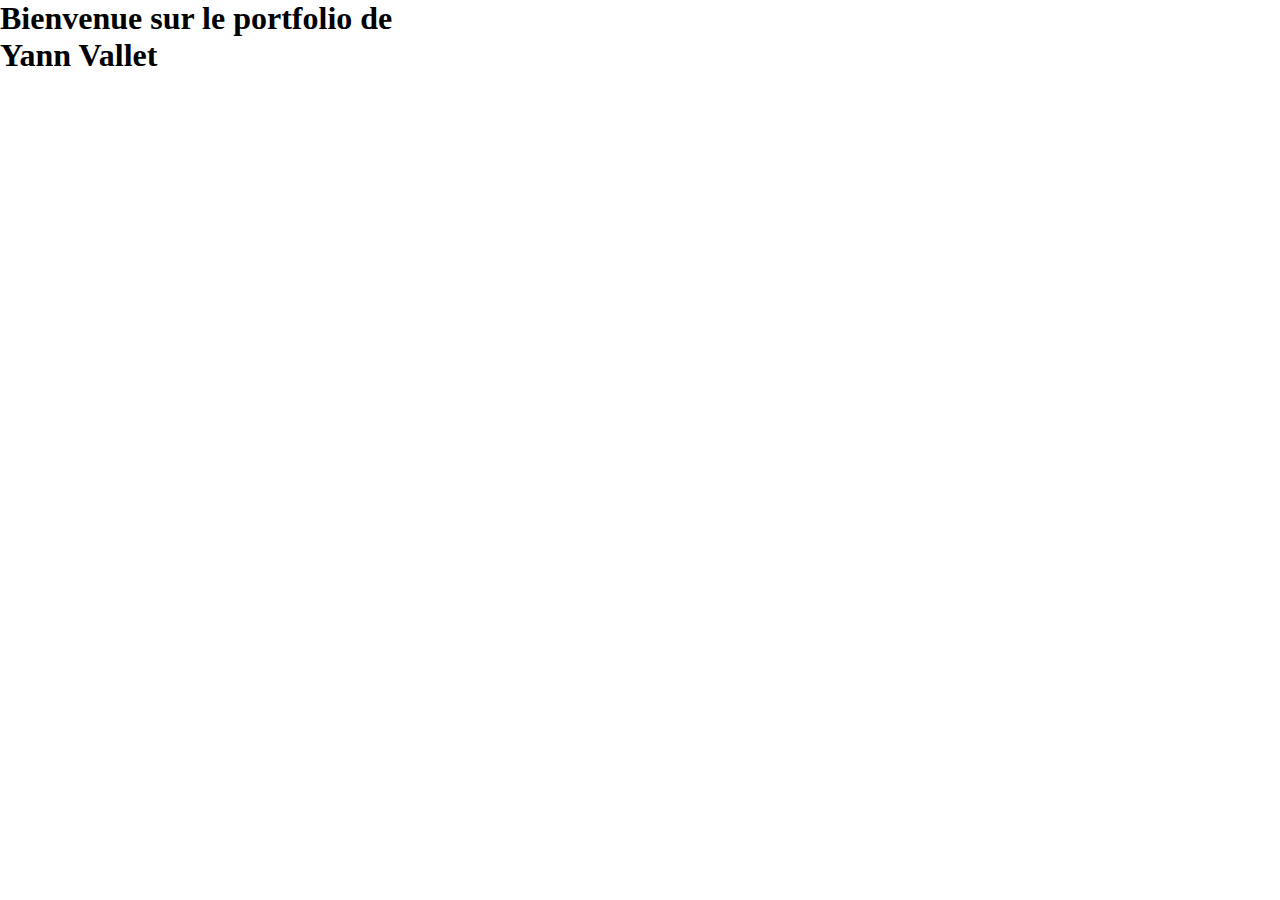
<file: Index.html>
<!DOCTYPE html>
<html lang="en">
<head>
    <meta charset="UTF-8">
    <meta http-equiv="X-UA-Compatible" content="IE=edge">
    <meta name="viewport" content="width=device-width, initial-scale=1.0">
    <title>Portfolio</title>
    <link rel="stylesheet" href="style/main.css">
</head>
<body id="vitrine">
    <div class="flex_vitrine">
    <h1 class="Titre_vitrine">Bienvenue sur le portfolio de</h1>
    <h1 class="Titre_vitrine" id="nom">Yann Vallet</h1>
    
    <h2 id="button"><a href="site_interne.html">Click on me or enjoy the show!</a></h2>
    </div>
</body>
</html>
</file>
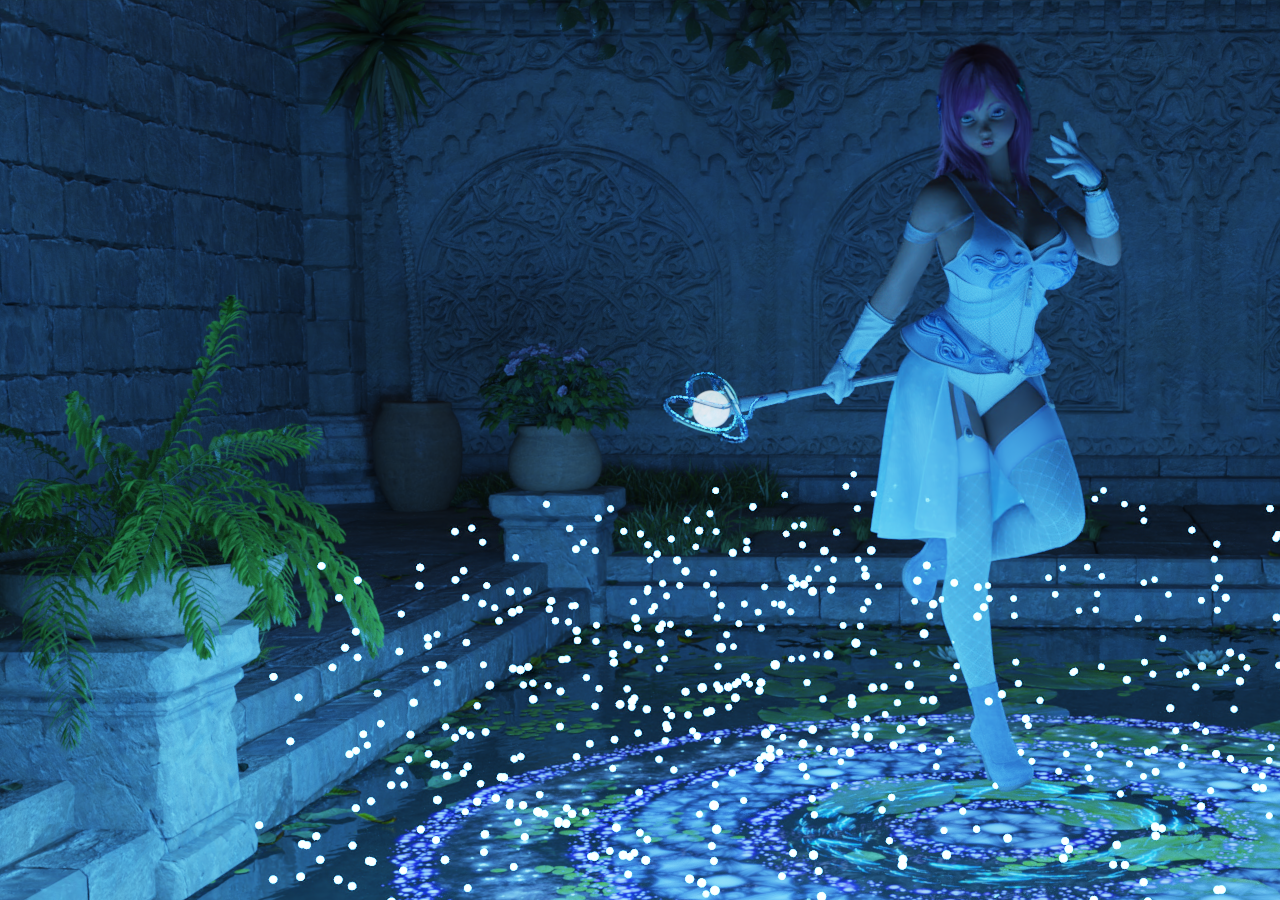
<file: index.html>
<!DOCTYPE html>
<html lang="en">
<head>
    <meta charset="UTF-8">
    <meta http-equiv="X-UA-Compatible" content="IE=edge">
    <meta name="viewport" content="width=device-width, initial-scale=1.0">
    <title>Portfolio</title>

    <!-- CSS file -->
    <link rel="stylesheet" href="style/main_index.css">

</head>
<body class="vitrine">
    <div class="div_vitrine">
        <p class="titre_vitrine">Bienvenue sur le portfolio de</p>
        <p class="titre_vitrine" id="nom">Yann Vallet</p>
        <button class="button_vitrine"><a href="site_interne.html">Commencer</a></button>
    </div>
    
    <!-- Js file -->
    <script src="java/main_index.js"></script>

</body>
</html>
</file>
<file: style/main.css>
*  {
    margin: 0;
    padding: 0;
    border: 0;
    outline: 0;
    box-sizing: 0;
}

body {
    height: 100vh;
    font-family: "Magnolia Script";
    transition: .2s;
}

a:link {
    text-decoration: none;
    font-family: "Magnolia Script";
    font-size: 18px;
    color: #fff;
}

a:visited{
    text-decoration:none;
    color: #fff;
}

/* presentation specific page parameters */

.presentation {
    width: 80vw;
    position: relative;
    left: 10%;
    top: 30vh;
    border-left: 5px solid black;
    backdrop-filter: blur(20px);
    padding: 10px;
    font-size: 30px;
    transition: .4s;
}

b {
    font-size: 40px;
}

/* mon_cv specific page parameters */

.lien_cv:link {
    font-size: 40px;
    text-decoration: underline;
    color: #003470;
}

.lien_cv:visited {
    color: #003470;
}

.mon_cv {
    width: 80vw;
    position: relative;
    left: 10%;
    top: 5vh;
    border-left: 5px solid black;
    backdrop-filter: blur(20px);
    padding: 10px;
    font-size: 30px;
    transition: .4s;
}

.mon_cv h1{
    font-size: 50px;
}

.mon_cv h2{
    font-size: 40px;
}

.mon_cv h3{
    font-size: 30px;
}

/* graphisme specific page parameters */

.graphisme {
    width: 80vw;
    position: relative;
    left: 10%;
    top: 5vh;
    border-left: 5px solid black;
    backdrop-filter: blur(20px);
    padding: 10px;
    font-size: 30px;
    transition: .4s;
}

b {
    font-size: 40px;
}
</file>
<file: style/main_index.css>
/* Parametrage de la front page */

.vitrine {
    font-family: "Magnolia Script";
    color: white;
    font-size: 50px;
    height: 98vh;
    display: flex;
    align-items: center;
    justify-content: center;
    background-repeat: no-repeat;
    background-attachment: fixed;
    transition: 1s
}

.div_vitrine {
    display: flex;
    height: 95vh;
    width: 95vw;
    background-color: rgba(0, 0, 0, 0.226);
    backdrop-filter: blur(6px);
    -webkit-backdrop-filter: blur(6px);
    border: 2px solid black;
    flex-direction: column;
    justify-content: center;
    align-items: center;
    opacity: 0;
    animation: fade_in_div 2s;
    animation-delay: 1s;
    animation-fill-mode: forwards;
}

@keyframes fade_in_div {
    from {
        opacity: 0;
    }

    to {
        opacity: 1;
    }
}

.titre_vitrine {
    opacity: 0;
    text-shadow:  4px 4px 4px black;
    animation: fade_in_titre 2s;
    animation-delay: 3s;
    animation-fill-mode: forwards;
}

@keyframes fade_in_titre {
    from {
        opacity: 0;
    }

    to {
        opacity: 1;
    }
}

.button_vitrine {
    position: relative;
    top: 100px;
    font-family: "Magnolia Script";
    font-size: 50px;
    box-sizing: border-box;
    padding: 10px 46px;
    border-radius: 20px;
    background: rgba(0, 0, 0, 0.5);
    opacity: 0;
    animation: fade_in_link 2s;
    animation-delay: 5s;
    animation-fill-mode: forwards;
}

a:link{
    text-decoration:none;
    color: rgb(152, 248, 255);
    opacity: 0;
    animation: fade_in_link 2s;
    animation-delay: 5s;
    animation-fill-mode: forwards;
}

@keyframes fade_in_link {
    from {
        opacity: 0;
    }
    to {
        opacity: 1;
    }
}

a:visited{
    text-decoration:none;
    color: rgb(152, 248, 255)
}

a:hover{
    text-decoration: underline;
}
</file>
